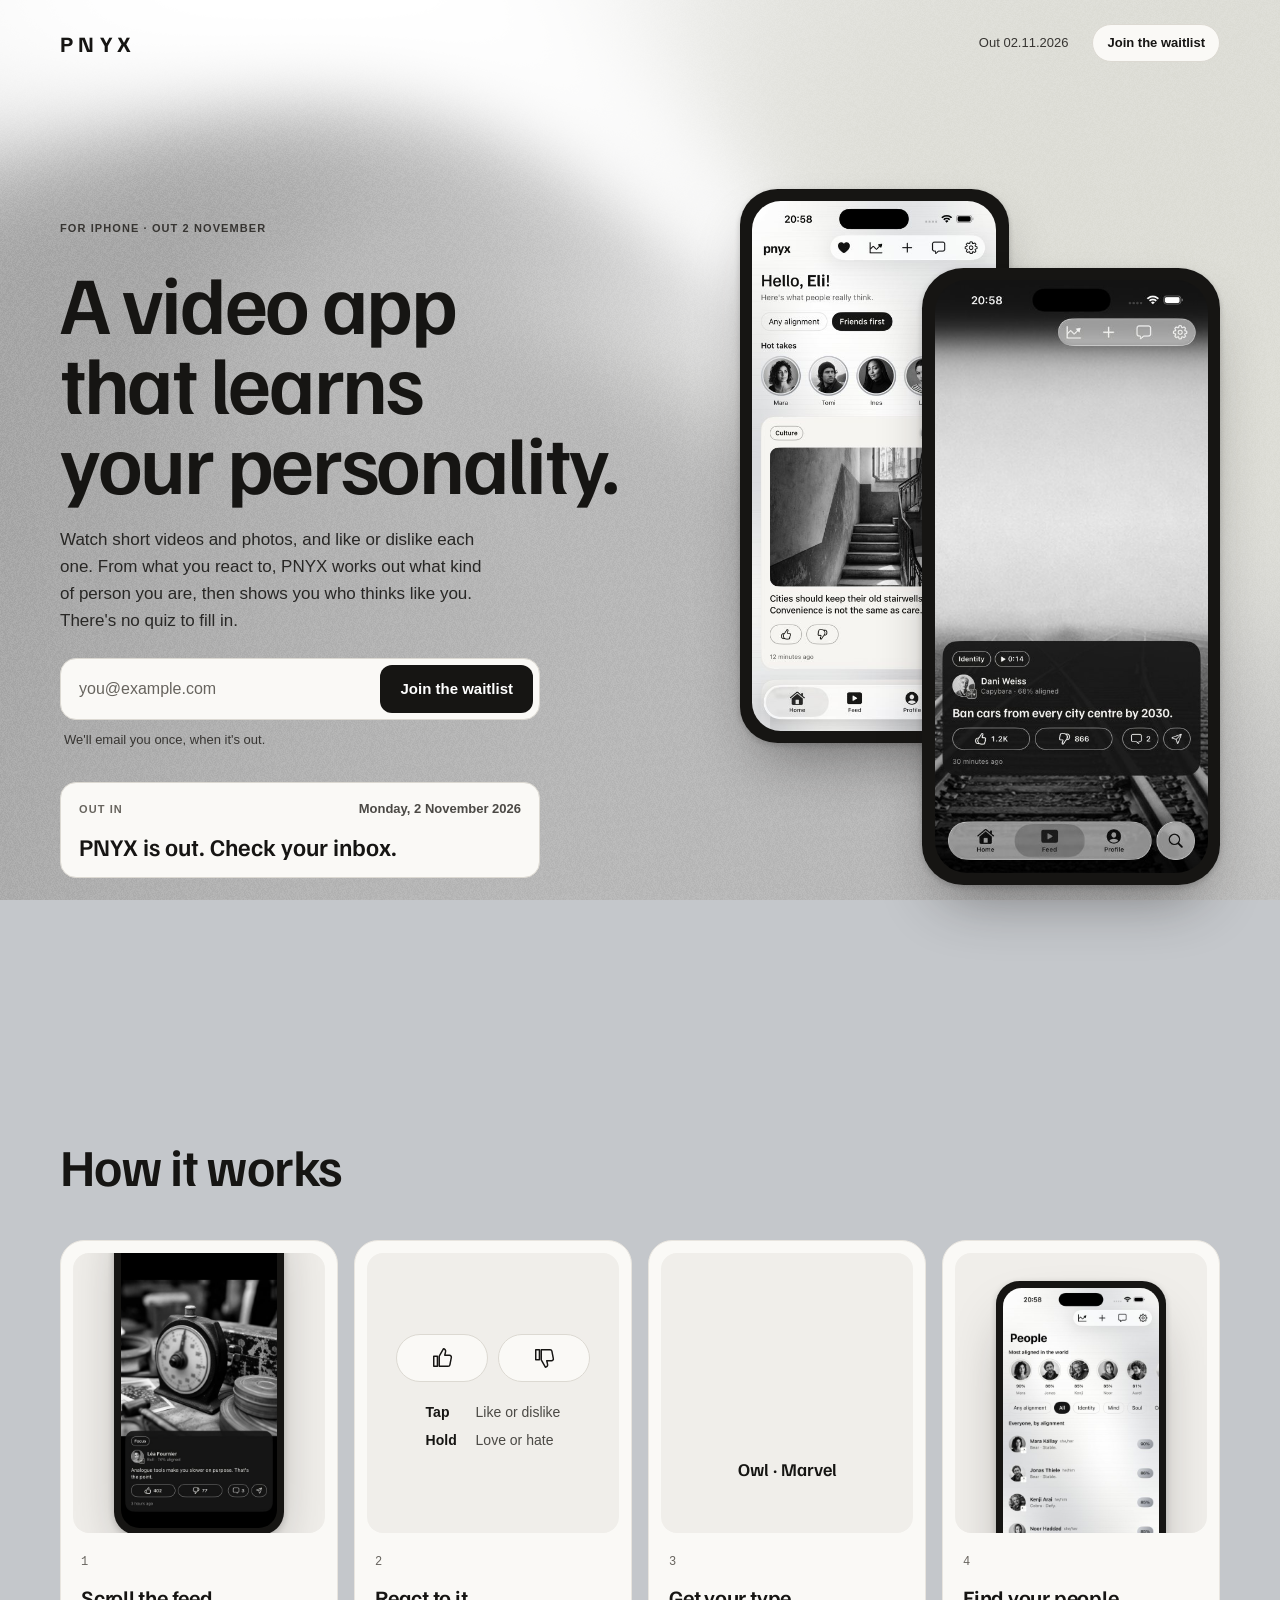
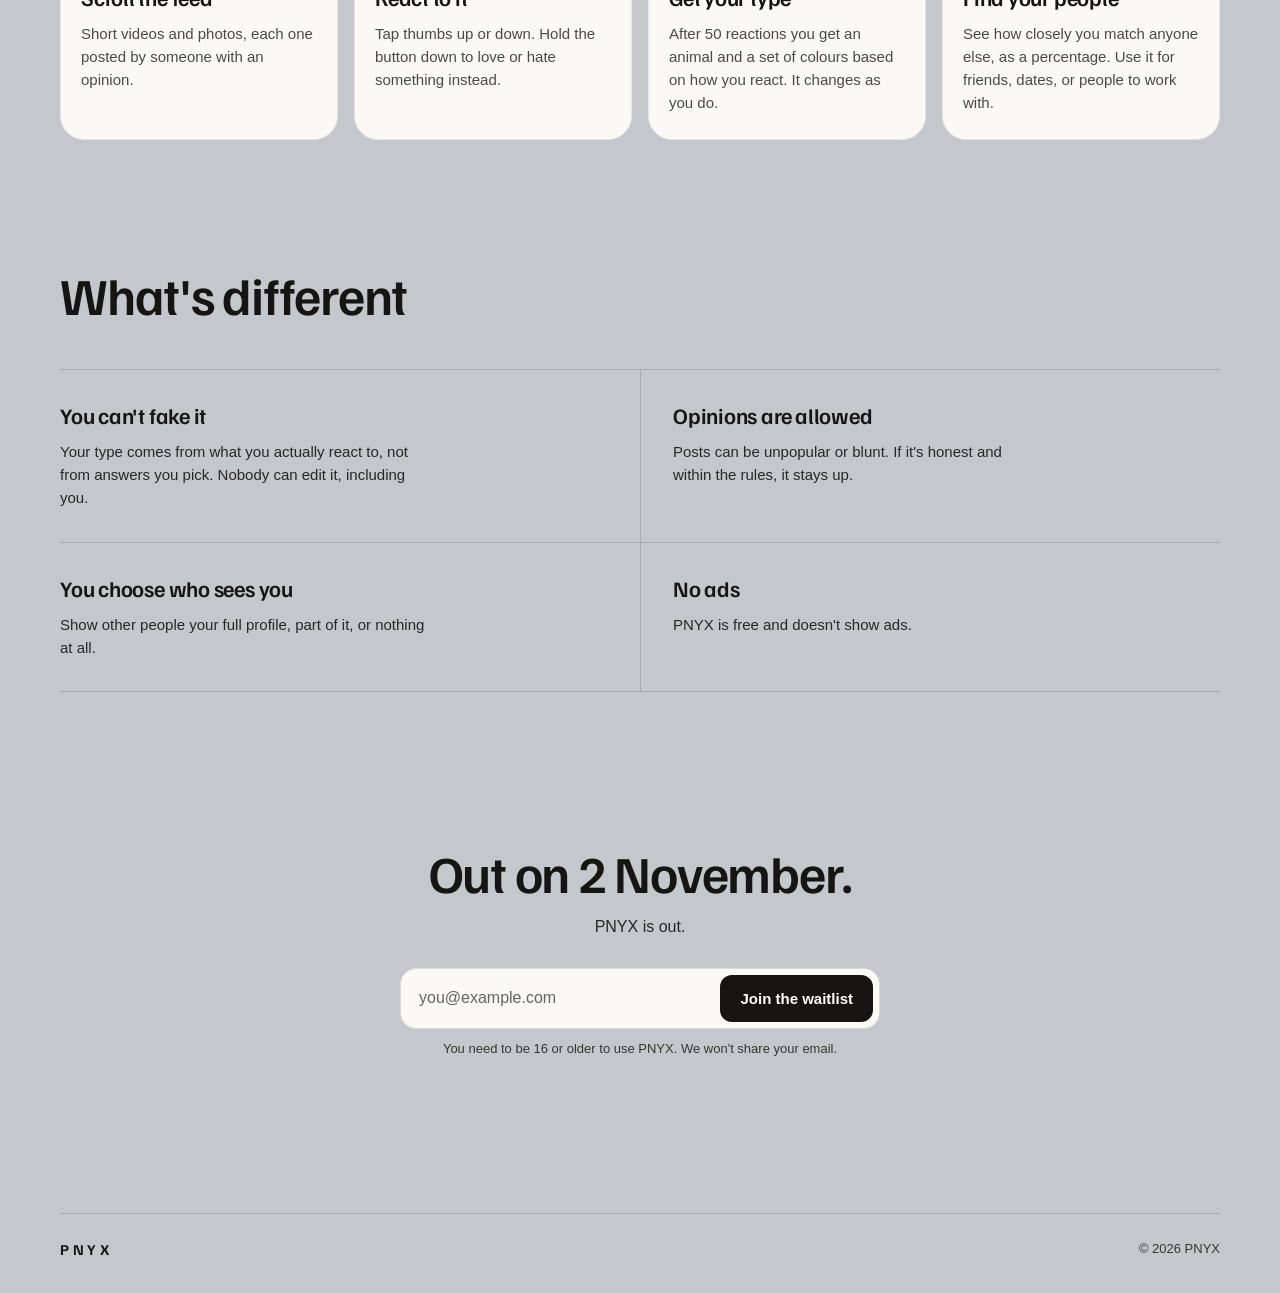
<file: index.html>
<!doctype html>
<html lang="en">
<head>
  <meta charset="utf-8" />
  <meta name="viewport" content="width=device-width, initial-scale=1" />
  <title>PNYX — Join the waitlist</title>
  <meta name="description" content="PNYX is a video and photo app that works out your personality from what you like and dislike. Out on iPhone on 2 November 2026." />
  <meta name="theme-color" content="#c4c7cb" />
  <meta property="og:title" content="PNYX — a video app that learns your personality" />
  <meta property="og:description" content="Watch short videos and photos, react to them, and find out what kind of person you are. Out 2 November 2026." />
  <link rel="icon" type="image/png" href="assets/favicon.png" />
  <link rel="preconnect" href="https://fonts.googleapis.com" />
  <link rel="preconnect" href="https://fonts.gstatic.com" crossorigin />
  <link href="https://fonts.googleapis.com/css2?family=Familjen+Grotesk:wght@400;500;600;700&display=swap" rel="stylesheet" />
  <link rel="stylesheet" href="styles.css" />
</head>
<body>
  <header class="top wrap">
    <a class="wordmark" href="#" aria-label="PNYX home">PNYX</a>
    <div class="top-meta">
      <span class="top-date">Out 02.11.2026</span>
      <a class="top-link" href="#join">Join the waitlist</a>
    </div>
  </header>

  <main>
    <!-- Hero -->
    <section class="hero wrap" id="join">
      <div class="hero-copy">
        <p class="label">For iPhone &middot; out 2 November</p>
        <h1>A video app that learns your personality.</h1>
        <p class="lede">
          Watch short videos and photos, and like or dislike each one. From what you react to,
          PNYX works out what kind of person you are, then shows you who thinks like you.
          There's no quiz to fill in.
        </p>

        <form class="signup" data-signup novalidate>
          <label class="visually-hidden" for="email-hero">Email address</label>
          <div class="signup-row">
            <input id="email-hero" name="email" type="email" inputmode="email" autocomplete="email" placeholder="you@example.com" required />
            <button type="submit">Join the waitlist</button>
          </div>
          <p class="signup-note" data-note>We'll email you once, when it's out.</p>
        </form>

        <section class="countdown" aria-labelledby="countdown-title">
          <div class="countdown-head">
            <p class="label" id="countdown-title">Out in</p>
            <p class="countdown-date"><time datetime="2026-11-02T00:00:00+01:00">Monday, 2 November 2026</time></p>
          </div>
          <div class="clock" data-clock role="timer" aria-live="off">
            <div class="unit"><span class="num" data-days>30</span><span class="unit-label">Days</span></div>
            <div class="unit"><span class="num" data-hours>00</span><span class="unit-label">Hours</span></div>
            <div class="unit"><span class="num" data-minutes>00</span><span class="unit-label">Min</span></div>
            <div class="unit"><span class="num" data-seconds>00</span><span class="unit-label">Sec</span></div>
          </div>
          <p class="clock-live" data-live hidden>PNYX is out. Check your inbox.</p>
        </section>
      </div>

      <div class="hero-phones" aria-hidden="true">
        <div class="phone phone--back"><img src="assets/screens/home.jpg" alt="" width="440" height="956" /></div>
        <div class="phone phone--front"><img src="assets/screens/feed.jpg" alt="" width="440" height="956" /></div>
      </div>
    </section>

    <!-- How it works -->
    <section class="how wrap" aria-labelledby="how-title">
      <h2 id="how-title">How it works</h2>

      <ol class="steps">
        <li class="step">
          <div class="step-visual">
            <div class="phone phone--sm phone--crop"><img src="assets/screens/photo.jpg" alt="A photo post in the PNYX feed, with like and dislike buttons under it" width="440" height="956" loading="lazy" /></div>
          </div>
          <span class="step-num">1</span>
          <h3>Scroll the feed</h3>
          <p>Short videos and photos, each one posted by someone with an opinion.</p>
        </li>

        <li class="step">
          <div class="step-visual">
            <div class="react-demo" aria-hidden="true">
              <div class="react-row">
                <span class="react-btn"><svg viewBox="0 0 24 24"><path d="M7 10v11H3V10h4Zm2 11V10l4.5-8a2.5 2.5 0 0 1 2.4 3.1L15 9h5.2a2 2 0 0 1 2 2.4l-1.6 8A2 2 0 0 1 18.6 21H9Z"/></svg></span>
                <span class="react-btn"><svg viewBox="0 0 24 24"><path d="M7 14V3H3v11h4Zm2-11v11l4.5 8a2.5 2.5 0 0 0 2.4-3.1L15 15h5.2a2 2 0 0 0 2-2.4l-1.6-8A2 2 0 0 0 18.6 3H9Z"/></svg></span>
              </div>
              <dl class="react-key">
                <div><dt>Tap</dt><dd>Like or dislike</dd></div>
                <div><dt>Hold</dt><dd>Love or hate</dd></div>
              </dl>
            </div>
          </div>
          <span class="step-num">2</span>
          <h3>React to it</h3>
          <p>Tap thumbs up or down. Hold the button down to love or hate something instead.</p>
        </li>

        <li class="step">
          <div class="step-visual">
            <figure class="type-demo" aria-label="A sample PNYX type">
              <div class="crest crest--lg" data-hero-crest></div>
              <figcaption class="crest-name" data-hero-name>Wolf &middot; Loyalty</figcaption>
            </figure>
          </div>
          <span class="step-num">3</span>
          <h3>Get your type</h3>
          <p>After 50 reactions you get an animal and a set of colours based on how you react. It changes as you do.</p>
        </li>

        <li class="step">
          <div class="step-visual">
            <div class="phone phone--sm"><img src="assets/screens/people.jpg" alt="The People screen, listing other users by how closely they match you" width="440" height="956" loading="lazy" /></div>
          </div>
          <span class="step-num">4</span>
          <h3>Find your people</h3>
          <p>See how closely you match anyone else, as a percentage. Use it for friends, dates, or people to work with.</p>
        </li>
      </ol>
    </section>

    <!-- What's different -->
    <section class="principles wrap" aria-labelledby="principles-title">
      <h2 id="principles-title">What's different</h2>
      <dl class="principle-list">
        <div>
          <dt>You can't fake it</dt>
          <dd>Your type comes from what you actually react to, not from answers you pick. Nobody can edit it, including you.</dd>
        </div>
        <div>
          <dt>Opinions are allowed</dt>
          <dd>Posts can be unpopular or blunt. If it's honest and within the rules, it stays up.</dd>
        </div>
        <div>
          <dt>You choose who sees you</dt>
          <dd>Show other people your full profile, part of it, or nothing at all.</dd>
        </div>
        <div>
          <dt>No ads</dt>
          <dd>PNYX is free and doesn't show ads.</dd>
        </div>
      </dl>
    </section>

    <!-- Closing CTA -->
    <section class="closing wrap" aria-labelledby="closing-title">
      <h2 id="closing-title">Out on 2 November.</h2>
      <p class="closing-sub"><span data-days-inline>30 days</span> to go. Leave your email and we'll let you know when it's out.</p>
      <form class="signup signup--center" data-signup novalidate>
        <label class="visually-hidden" for="email-closing">Email address</label>
        <div class="signup-row">
          <input id="email-closing" name="email" type="email" inputmode="email" autocomplete="email" placeholder="you@example.com" required />
          <button type="submit">Join the waitlist</button>
        </div>
        <p class="signup-note" data-note>You need to be 16 or older to use PNYX. We won't share your email.</p>
      </form>
    </section>
  </main>

  <footer class="foot wrap">
    <div class="foot-inner">
      <span class="wordmark wordmark--sm">PNYX</span>
      <span>&copy; 2026 PNYX</span>
    </div>
  </footer>

  <script src="flow.js" defer></script>
  <script src="launch.js" defer></script>
  <script src="flip.js" defer></script>
  <script src="main.js" defer></script>
</body>
</html>
</file>
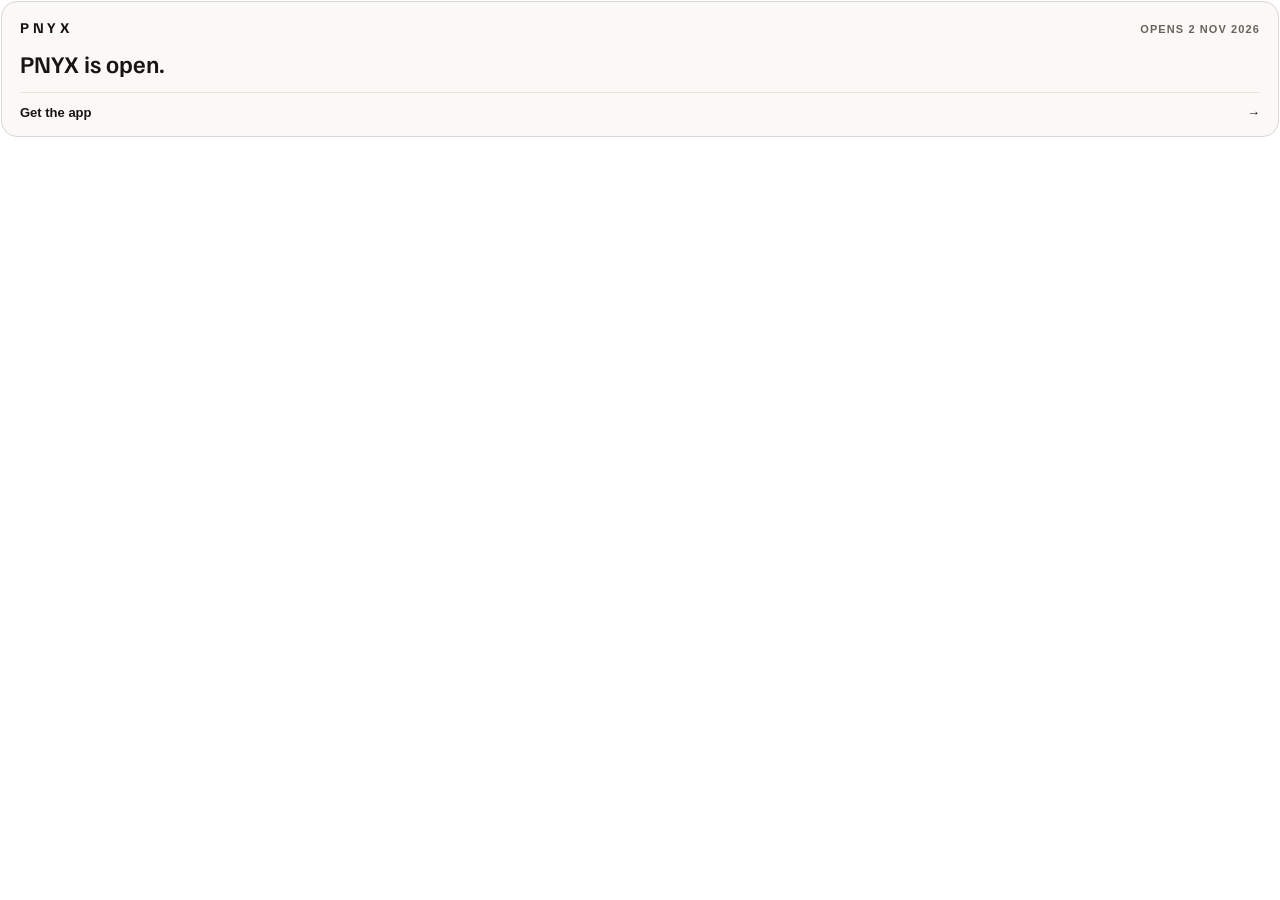
<file: widget.html>
<!doctype html>
<!--
  PNYX launch countdown — embeddable widget.

  Embed:
    <iframe src="https://YOUR-DOMAIN/widget.html" width="360" height="164"
            style="border:0" title="PNYX launch countdown" loading="lazy"></iframe>

  Query params:
    theme=light | dark   (default light; dark matches the site's countdown band)
    cta=0                hide the "Join the waitlist" link (height ~110)

  The page background is transparent, so only the card shows on the host page.
  It fills the iframe's width; below ~300px it switches to a compact layout.
-->
<html lang="en">
<head>
  <meta charset="utf-8" />
  <meta name="viewport" content="width=device-width, initial-scale=1" />
  <title>PNYX countdown</title>
  <link rel="preconnect" href="https://fonts.googleapis.com" />
  <link rel="preconnect" href="https://fonts.gstatic.com" crossorigin />
  <link href="https://fonts.googleapis.com/css2?family=Familjen+Grotesk:wght@500;600;700&display=swap" rel="stylesheet" />
  <style>
    /* Same tokens as styles.css / pnyx-native theme/tokens.ts. */
    :root {
      --card: #faf9f6;
      --line: #dcd9d2;
      --text: #161513;
      --text-dim: #4b4945;
      --text-faint: #67645e;
      --rule: #e8e5df;
      --display: "Familjen Grotesk", ui-sans-serif, system-ui, sans-serif;
      --body: -apple-system, BlinkMacSystemFont, "SF Pro Text", "Segoe UI", Roboto, "Helvetica Neue", Arial, sans-serif;
      --ease: cubic-bezier(0.22, 1, 0.36, 1);
    }
    :root[data-theme="dark"] {
      --card: #161513;
      --line: #2a2825;
      --text: #ffffff;
      --text-dim: #d6d3cc;
      --text-faint: #a8a49c;
      --rule: #3a3834;
    }

    *, *::before, *::after { box-sizing: border-box; }
    html, body { margin: 0; background: transparent; overflow: hidden; }
    [hidden] { display: none !important; }
    body {
      font-family: var(--body);
      color: var(--text);
      -webkit-font-smoothing: antialiased;
      padding: 1px; /* keeps the card border inside the iframe edge */
    }

    .card {
      container-type: inline-size;
      background: var(--card);
      border: 1px solid var(--line);
      border-radius: 16px;
      padding: 16px 18px;
      display: grid;
      gap: 14px;
    }

    .head { display: flex; align-items: baseline; justify-content: space-between; gap: 12px; }
    .wordmark { font-family: var(--display); font-weight: 700; font-size: 15px; letter-spacing: 0.24em; }
    .when {
      font-size: 11px;
      font-weight: 600;
      letter-spacing: 0.1em;
      text-transform: uppercase;
      color: var(--text-faint);
      white-space: nowrap;
    }

    .clock { display: grid; grid-template-columns: repeat(4, 1fr); }
    .unit { display: grid; gap: 2px; padding-inline: 12px; border-left: 1px solid var(--rule); }
    .unit:first-child { padding-left: 0; border-left: 0; }
    .unit:last-child { padding-right: 0; }
    .num {
      font-family: var(--display);
      font-weight: 500;
      font-size: 34px;
      line-height: 1;
      letter-spacing: -0.02em;
      font-variant-numeric: tabular-nums;
    }
    .label {
      font-size: 10px;
      font-weight: 600;
      letter-spacing: 0.1em;
      text-transform: uppercase;
      color: var(--text-faint);
    }

    .live { font-family: var(--display); font-weight: 600; font-size: 24px; line-height: 1.15; }

    .cta {
      display: flex;
      align-items: center;
      justify-content: space-between;
      padding-top: 12px;
      border-top: 1px solid var(--rule);
      font-size: 13px;
      font-weight: 600;
      color: var(--text);
      text-decoration: none;
    }
    .cta span:last-child { transition: transform 160ms var(--ease); }
    .cta:hover span:last-child { transform: translateX(3px); }
    .cta:focus-visible { outline: 2px solid var(--text); outline-offset: 3px; border-radius: 4px; }

    /* Compact: narrow embeds (sidebars, link-in-bio pages). */
    @container (max-width: 300px) {
      .num { font-size: 26px; }
      .unit { padding-inline: 8px; }
      .label { font-size: 9px; letter-spacing: 0.06em; }
      .when { display: none; }
    }
  </style>
</head>
<body>
  <div class="card">
    <div class="head">
      <span class="wordmark">PNYX</span>
      <span class="when"><time datetime="2026-11-02T00:00:00+01:00">Opens 2 Nov 2026</time></span>
    </div>

    <div class="clock" data-clock role="timer" aria-live="off">
      <div class="unit"><span class="num" data-days>00</span><span class="label">Days</span></div>
      <div class="unit"><span class="num" data-hours>00</span><span class="label">Hours</span></div>
      <div class="unit"><span class="num" data-minutes>00</span><span class="label">Min</span></div>
      <div class="unit"><span class="num" data-seconds>00</span><span class="label">Sec</span></div>
    </div>
    <p class="live" data-live hidden style="margin:0">PNYX is open.</p>

    <a class="cta" data-cta href="./#join" target="_blank" rel="noopener">
      <span data-cta-text>Join the waitlist</span><span aria-hidden="true">&rarr;</span>
    </a>
  </div>

  <script src="launch.js"></script>
  <script src="flip.js"></script>
  <script>
    (function () {
      var params = new URLSearchParams(location.search);
      if (params.get("theme") === "dark") document.documentElement.setAttribute("data-theme", "dark");
      if (params.get("cta") === "0") document.querySelector("[data-cta]").hidden = true;

      var LAUNCH = window.PNYX_LAUNCH;
      var clock = document.querySelector("[data-clock]");
      var live = document.querySelector("[data-live]");
      var ctaText = document.querySelector("[data-cta-text]");
      var el = {
        d: document.querySelector("[data-days]"),
        h: document.querySelector("[data-hours]"),
        m: document.querySelector("[data-minutes]"),
        s: document.querySelector("[data-seconds]"),
      };
      var pad = function (n) { return String(n).padStart(2, "0"); };
      var timer;

      function tick() {
        var ms = LAUNCH.getTime() - Date.now();
        if (ms <= 0) {
          clock.hidden = true;
          live.hidden = false;
          ctaText.textContent = "Get the app";
          clearInterval(timer);
          return;
        }
        var s = Math.floor(ms / 1000);
        var d = Math.floor(s / 86400), h = Math.floor((s % 86400) / 3600), m = Math.floor((s % 3600) / 60);
        window.PNYX_setDigits(el.d, pad(d));
        window.PNYX_setDigits(el.h, pad(h));
        window.PNYX_setDigits(el.m, pad(m));
        window.PNYX_setDigits(el.s, pad(s % 60));
        clock.setAttribute("aria-label", d + " days, " + h + " hours and " + m + " minutes until PNYX opens");
      }
      tick();
      timer = setInterval(tick, 1000);
    })();
  </script>
</body>
</html>
</file>
<file: styles.css>
/*
 * Tokens mirror pnyx-native/src/theme/tokens.ts — warm neutral, monochrome
 * chrome. Colour only appears where it carries meaning: grid colours, crests,
 * and the up/down vote semantics.
 */
:root {
  color-scheme: light;
  --bg: #eeece8;
  --app: #f2f0ec;
  --surface: #faf9f6;
  --surface2: #f0eeea;
  --surface3: #e6e3dd;
  --line: #dcd9d2;
  --line-soft: #e8e5df;
  --text: #161513;
  --text-dim: #4b4945;
  --text-faint: #67645e;
  --up: #3fbf8f;
  --up-soft: rgba(63, 191, 143, 0.14);
  --down: #e5626f;
  --down-soft: rgba(229, 98, 111, 0.14);
  --error: #b23a46;

  --r-sm: 12px;
  --r-md: 16px;
  --r-lg: 24px;

  --display: "Familjen Grotesk", ui-sans-serif, system-ui, sans-serif;
  --body: -apple-system, BlinkMacSystemFont, "SF Pro Text", "Segoe UI", Roboto, "Helvetica Neue", Arial, sans-serif;
  --mono: ui-monospace, Menlo, Consolas, monospace;

  --gutter: clamp(16px, 4vw, 48px);
  --max: 1160px;
  --ease: cubic-bezier(0.22, 1, 0.36, 1);
}

*, *::before, *::after { box-sizing: border-box; }
html { -webkit-text-size-adjust: 100%; scroll-behavior: smooth; }
@media (prefers-reduced-motion: reduce) { html { scroll-behavior: auto; } }

body {
  margin: 0;
  /* What shows if WebGL is unavailable, and for the instant before the first
     frame: a grey from the middle of the FLOW gradient's range (flow.js). */
  background: #c4c7cb;
  color: var(--text);
  font-family: var(--body);
  font-size: 15px;
  line-height: 1.55;
  -webkit-font-smoothing: antialiased;
  overflow-x: hidden;
}

h1, h2, h3, p, dl, dd, ol, figure, blockquote { margin: 0; padding: 0; }

/* ── FLOW backdrop (flow.js) ────────────────────────────
 * Text straight on the gradient uses the app's backdrop inks (tokens.ts
 * backdropDim / backdropFaint): the gradient swings as dark as ~#9f9f9f, where
 * the normal dim/faint greys drop below AA. Painted surfaces reset to the
 * normal ramp — the same split as useInk() and Card in the app. */
.flow {
  position: fixed;
  inset: 0;
  width: 100%;
  height: 100%;
  z-index: -1;
  pointer-events: none;
}
body {
  --text-dim: #282725;
  --text-faint: #373532;
  --line: rgba(22, 21, 19, 0.16);
  --line-soft: rgba(22, 21, 19, 0.1);
  --error: #7e1622;
}
.step, .countdown, .signup-row, .signup.is-done .signup-note, .top-link {
  --text-dim: #4b4945;
  --text-faint: #67645e;
  --line: #dcd9d2;
  --line-soft: #e8e5df;
  --error: #b23a46;
}
ol { list-style: none; }
a { color: inherit; }
button, input { font: inherit; color: inherit; }

.wrap { width: 100%; max-width: calc(var(--max) + 2 * var(--gutter)); margin-inline: auto; padding-inline: var(--gutter); }

.visually-hidden {
  position: absolute; width: 1px; height: 1px; overflow: hidden;
  clip: rect(0 0 0 0); clip-path: inset(50%); white-space: nowrap;
}

.label {
  font-size: 11px;
  font-weight: 600;
  letter-spacing: 0.1em;
  text-transform: uppercase;
  color: var(--text-faint);
}

:focus-visible { outline: 2px solid var(--text); outline-offset: 3px; border-radius: 4px; }

/* ── Header ─────────────────────────────────────────── */
.top {
  display: flex;
  align-items: center;
  justify-content: space-between;
  padding-block: 24px;
}
.wordmark {
  font-family: var(--display);
  font-weight: 700;
  font-size: 22px;
  letter-spacing: 0.24em;
  text-decoration: none;
}
.wordmark--sm { font-size: 15px; }
.top-meta { display: flex; align-items: center; gap: 24px; font-size: 13px; }
.top-date { color: var(--text-faint); font-variant-numeric: tabular-nums; }
.top-link {
  text-decoration: none;
  font-weight: 600;
  padding: 8px 14px;
  border: 1px solid var(--line);
  border-radius: 999px;
  background: var(--surface);
  transition: border-color 160ms var(--ease), background-color 160ms var(--ease);
}
.top-link:hover { border-color: var(--text-faint); }
@media (max-width: 560px) { .top-date { display: none; } }

/* ── Hero ───────────────────────────────────────────── */
.hero {
  display: grid;
  grid-template-columns: minmax(0, 1.2fr) minmax(0, 1fr);
  gap: clamp(32px, 5vw, 80px);
  align-items: center;
  padding-block: clamp(40px, 8vw, 112px) clamp(56px, 8vw, 120px);
}
.hero-copy { display: grid; gap: 24px; }
h1 {
  font-family: var(--display);
  font-weight: 600;
  font-size: clamp(42px, 6.4vw, 84px);
  line-height: 0.98;
  letter-spacing: -0.028em;
  text-wrap: balance;
  max-width: 13ch;
}
.lede { font-size: 17px; line-height: 1.6; color: var(--text-dim); max-width: 46ch; }

/* Two app screens: Home behind, the reels feed in front. */
.hero-phones {
  position: relative;
  width: 100%;
  max-width: 480px;
  aspect-ratio: 440 / 660;
  justify-self: end;
}
.hero-phones .phone { position: absolute; }
.phone--back { left: 0; top: 0; width: 56%; }
.phone--front { right: 0; top: 11%; width: 62%; }

@media (max-width: 860px) {
  .hero { grid-template-columns: 1fr; }
  .hero-phones { justify-self: center; max-width: 360px; }
}

/* ── Phone frame ────────────────────────────────────── */
.phone {
  background: #161513;
  padding: 2.6%;
  border-radius: 14% / 6.5%;
  box-shadow: 0 30px 60px -20px rgba(22, 21, 19, 0.45), 0 2px 6px rgba(22, 21, 19, 0.2);
}
.phone img {
  display: block;
  width: 100%;
  height: auto;
  border-radius: 11.8% / 5.4%;
}

/* ── Crest (web port of components/Crest.tsx) ───────── */
.crest {
  --size: 44px;
  width: var(--size);
  height: var(--size);
  border-radius: calc(var(--size) * 0.28);
  position: relative;
  overflow: hidden;
  flex: none;
  background: var(--shadow, #25253a);
  transition: opacity 220ms var(--ease);
}
.crest::after {
  content: "";
  position: absolute;
  inset: 0;
  border-radius: inherit;
  border: 1px solid rgba(255, 255, 255, 0.1);
}
.crest-layer {
  position: absolute;
  inset: 0;
  -webkit-mask-size: contain; mask-size: contain;
  -webkit-mask-repeat: no-repeat; mask-repeat: no-repeat;
  -webkit-mask-position: center; mask-position: center;
}
.crest.is-fading { opacity: 0; }

/* ── Signup ─────────────────────────────────────────── */
.signup { display: grid; gap: 10px; max-width: 480px; }
.signup-row {
  display: flex;
  gap: 6px;
  padding: 6px;
  background: var(--surface);
  border: 1px solid var(--line);
  border-radius: var(--r-md);
  transition: border-color 160ms var(--ease);
}
.signup-row:focus-within { border-color: var(--text-faint); }
.signup input {
  flex: 1;
  min-width: 0;
  border: 0;
  background: transparent;
  padding: 10px 12px;
  font-size: 16px;
  outline: none;
}
.signup input::placeholder { color: var(--text-faint); }
.signup button {
  border: 0;
  background: var(--text);
  color: #fff;
  font-weight: 600;
  font-size: 15px;
  padding: 12px 20px;
  border-radius: var(--r-sm);
  cursor: pointer;
  white-space: nowrap;
  transition: background-color 160ms var(--ease), transform 120ms var(--ease);
}
.signup button:hover { background: #33312d; }
.signup button:active { transform: scale(0.98); }
.signup button[disabled] { cursor: progress; background: linear-gradient(135deg, #aeb4bf, #767c88); }
.signup-note { font-size: 13px; color: var(--text-faint); padding-inline: 4px; }
.signup-note.is-error { color: var(--error); font-weight: 600; }
.signup.is-done .signup-row { display: none; }
.signup.is-done .signup-note {
  font-size: 15px;
  color: var(--text);
  padding: 16px 18px;
  background: var(--surface);
  border: 1px solid var(--line);
  border-radius: var(--r-md);
}
.signup--center { margin-inline: auto; }
@media (max-width: 420px) {
  .signup-row { flex-direction: column; }
  .signup button { padding-block: 14px; }
}

/* ── Countdown (same card as widget.html) ────────────── */
.countdown {
  container-type: inline-size;
  max-width: 480px;
  margin-top: 8px;
  background: var(--surface);
  border: 1px solid var(--line);
  border-radius: var(--r-md);
  padding: 16px 18px;
  display: grid;
  gap: 14px;
}
.countdown-head { display: flex; align-items: baseline; justify-content: space-between; gap: 12px; }
.countdown-date { font-size: 13px; font-weight: 600; color: var(--text-dim); white-space: nowrap; }
.clock { display: grid; grid-template-columns: repeat(4, 1fr); }
.unit { display: grid; gap: 2px; padding-inline: 14px; border-left: 1px solid var(--line-soft); }
.unit:first-child { border-left: 0; padding-left: 0; }
.unit:last-child { padding-right: 0; }
.num {
  font-family: var(--display);
  font-weight: 500;
  font-size: 40px;
  line-height: 1;
  letter-spacing: -0.02em;
  font-variant-numeric: tabular-nums;
}
.unit-label { font-size: 10px; letter-spacing: 0.1em; text-transform: uppercase; color: var(--text-faint); font-weight: 600; }
.clock-live { font-family: var(--display); font-size: 24px; font-weight: 600; line-height: 1.15; }
.countdown [hidden] { display: none; }
@container (max-width: 360px) {
  .num { font-size: 34px; }
  .unit { padding-inline: 12px; }
}
@container (max-width: 290px) {
  .num { font-size: 30px; }
  .unit { padding-inline: 10px; }
  .unit-label { font-size: 9px; letter-spacing: 0.06em; }
  .countdown-date { display: none; }
}

/* ── Sections ───────────────────────────────────────── */
.how, .principles { padding-block: clamp(72px, 10vw, 136px) 0; }
h2 {
  font-family: var(--display);
  font-weight: 600;
  font-size: clamp(32px, 4.2vw, 52px);
  line-height: 1.02;
  letter-spacing: -0.024em;
  text-wrap: balance;
  margin-bottom: clamp(28px, 4vw, 48px);
}

/* ── How it works ───────────────────────────────────── */
.steps {
  display: grid;
  grid-template-columns: repeat(4, minmax(0, 1fr));
  gap: 16px;
  counter-reset: none;
}
@media (max-width: 1080px) { .steps { grid-template-columns: repeat(2, minmax(0, 1fr)); } }
@media (max-width: 600px) { .steps { grid-template-columns: 1fr; } }

.step {
  display: grid;
  grid-template-rows: auto auto auto 1fr;
  gap: 8px;
  align-content: start;
  background: var(--surface);
  border: 1px solid var(--line-soft);
  border-radius: var(--r-lg);
  padding: 12px 12px 24px;
}
.step-visual {
  height: 280px;
  margin-bottom: 12px;
  border-radius: var(--r-md);
  background: var(--surface2);
  overflow: hidden;
  display: grid;
  place-items: center;
}
/* Screens show their top half and run off the bottom of the panel. */
.step-visual .phone--sm { width: 170px; align-self: start; margin-top: 28px; }
/* The photo viewer's top third is black chrome — start at the photo instead. */
.step-visual .phone--crop { margin-top: -72px; }
.step-num { font-family: var(--mono); font-size: 12px; color: var(--text-faint); padding-inline: 8px; }
.step h3 {
  font-family: var(--display);
  font-weight: 600;
  font-size: 22px;
  letter-spacing: -0.01em;
  padding-inline: 8px;
}
.step p { color: var(--text-dim); padding-inline: 8px; }

/* Step 2: the feed's two reaction buttons, as in VoteControls. */
.react-demo { display: grid; gap: 20px; justify-items: center; }
.react-row { display: flex; gap: 10px; }
.react-btn {
  display: grid;
  place-items: center;
  width: 92px;
  height: 48px;
  border-radius: 999px;
  border: 1px solid var(--line);
  background: var(--surface);
}
.react-btn svg { width: 22px; height: 22px; fill: none; stroke: var(--text); stroke-width: 1.6; stroke-linejoin: round; }
.react-key { display: grid; gap: 6px; font-size: 14px; }
.react-key div { display: flex; gap: 10px; }
.react-key dt { width: 40px; font-weight: 600; }
.react-key dd { color: var(--text-dim); }

/* Step 3: the identity crest. */
.type-demo { display: grid; justify-items: center; gap: 14px; }
.crest--lg { --size: 140px; }
.crest-name { font-family: var(--display); font-weight: 600; font-size: 18px; }

/* ── Principles ─────────────────────────────────────── */
.principle-list {
  display: grid;
  grid-template-columns: repeat(2, minmax(0, 1fr));
  border-top: 1px solid var(--line);
}
.principle-list > div {
  padding: 28px 32px 32px 0;
  border-bottom: 1px solid var(--line);
  display: grid;
  gap: 8px;
  align-content: start;
}
.principle-list > div:nth-child(even) { padding-left: 32px; padding-right: 0; border-left: 1px solid var(--line); }
.principle-list dt { font-family: var(--display); font-weight: 600; font-size: 22px; letter-spacing: -0.01em; }
.principle-list dd { color: var(--text-dim); max-width: 44ch; }
@media (max-width: 720px) {
  .principle-list { grid-template-columns: 1fr; }
  .principle-list > div, .principle-list > div:nth-child(even) { padding: 24px 0; border-left: 0; }
}

/* ── Closing ────────────────────────────────────────── */
.closing {
  display: grid;
  justify-items: center;
  text-align: center;
  gap: 16px;
  padding-block: clamp(96px, 12vw, 168px);
}
.closing h2 { max-width: 16ch; margin-bottom: 0; }
.closing-sub { color: var(--text-dim); font-size: 16px; margin-bottom: 12px; }
.closing .signup { width: 100%; }

/* ── Footer ─────────────────────────────────────────── */
.foot { padding-block: 0 32px; }
.foot-inner {
  display: flex;
  justify-content: space-between;
  align-items: center;
  padding-top: 24px;
  border-top: 1px solid var(--line);
  font-size: 13px;
  color: var(--text-faint);
}
.foot .wordmark { color: var(--text); }
</file>
